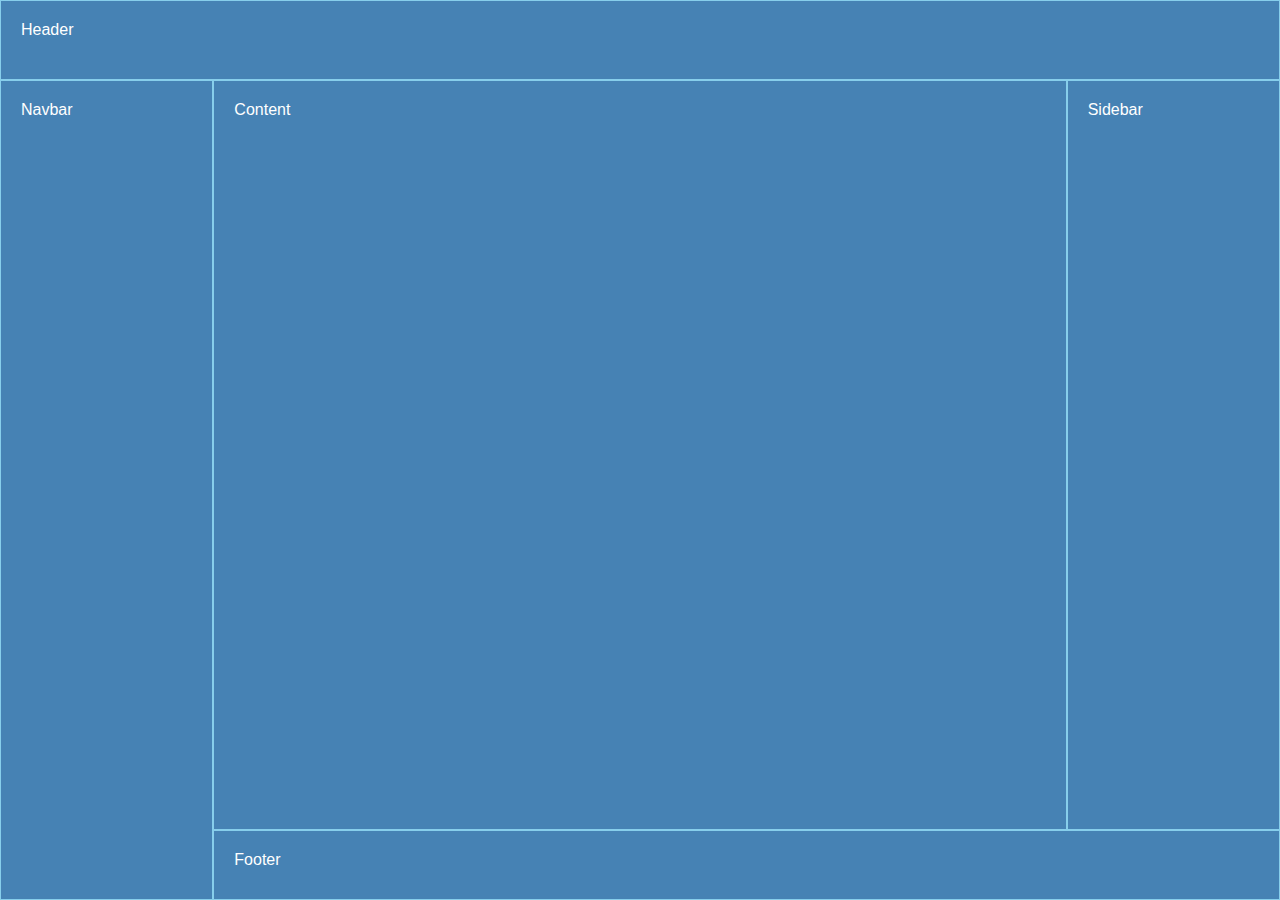
<file: grid-template-areas.html>
<!DOCTYPE html>
<html lang="en">
<head>
    <meta charset="UTF-8">
    <meta name="viewport" content="width=device-width, initial-scale=1.0">
    <link rel="stylesheet" href="grid-template-areas.css">
    <title>Grid Template Areas</title>
</head>
<body>
    <header>Header</header>
    <main>Content</main>
    <nav>Navbar</nav>
    <aside>Sidebar</aside>
    <footer>Footer</footer>
</body>
</html>
</file>
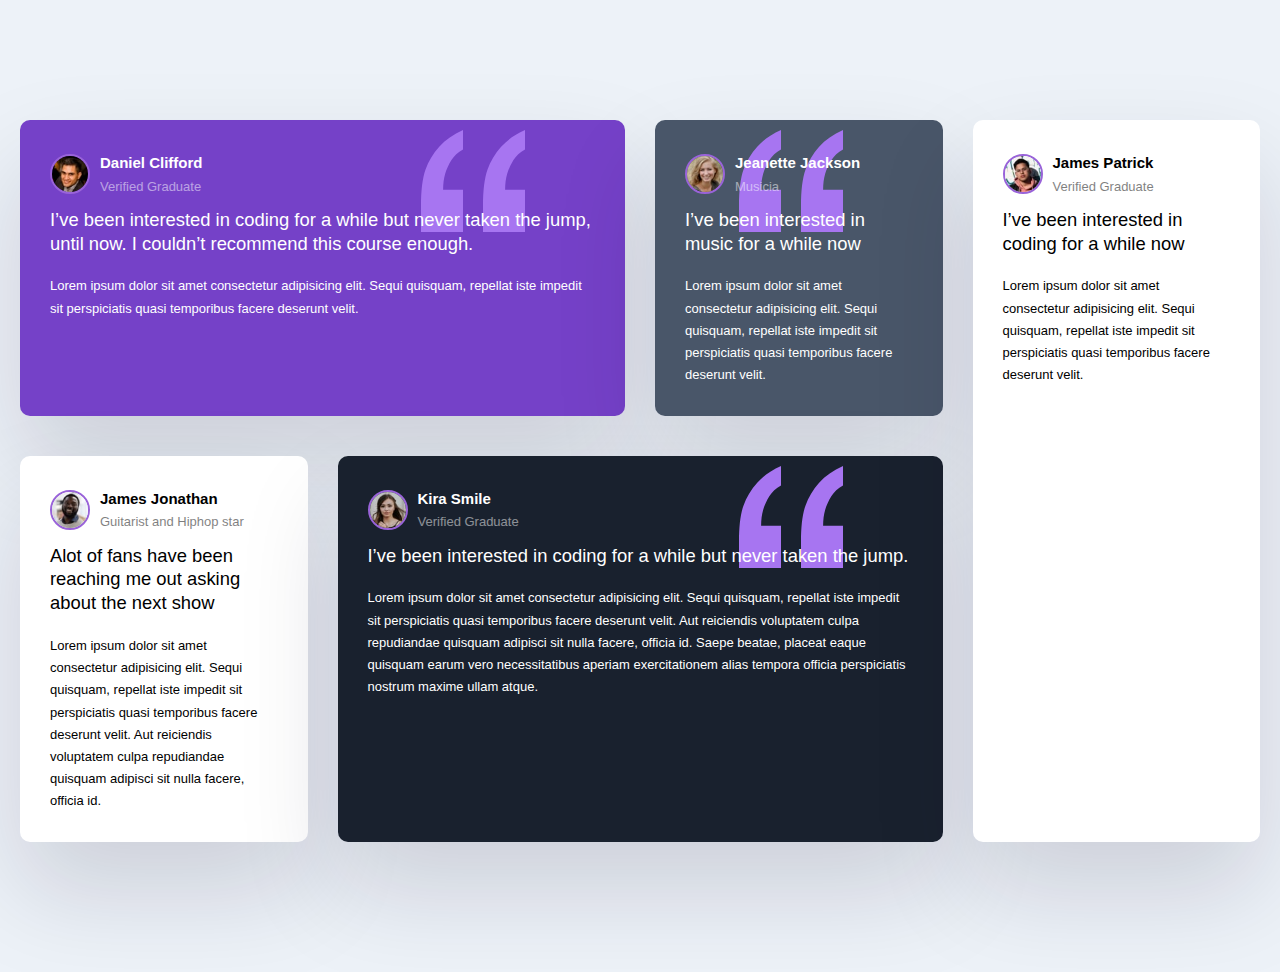
<file: testimonials.html>
<!DOCTYPE html>
<html lang="en">
<head>
    <meta charset="UTF-8">
    <meta name="viewport" content="width=device-width, initial-scale=1.0">
    <link rel="stylesheet" href="testimonials.css">
    <title>Testimonials</title>
</head>
<body>
    <div class="testimonials">
        <div class="card card--bg-purple">
            <header class="card__header">
                <img src="images/image-daniel.jpg" class="card__img" alt="">
                <div>
                    <h3>Daniel Clifford</h3>
                    <p>Verified Graduate</p>
                </div>
            </header>
            <p class="card__lead">
                I’ve been interested in coding for a while but never taken the jump, until now. I couldn’t recommend this course enough. 
            </p>
Lorem ipsum dolor sit amet consectetur adipisicing elit. Sequi quisquam, repellat iste impedit sit perspiciatis quasi temporibus facere deserunt velit.
            </p>
        </div>

        <div class="card card--bg-gray-blue">
            <header class="card__header">
                <img src="images/image-jeanette.jpg" class="card__img" alt="">
                <div>
                    <h3>Jeanette Jackson</h3>
                    <p>Musicia</p>
                </div>
            </header>
            <p class="card__lead">
                I’ve been interested in music for a while now
            </p>
Lorem ipsum dolor sit amet consectetur adipisicing elit. Sequi quisquam, repellat iste impedit sit perspiciatis quasi temporibus facere deserunt velit.
            </p>
        </div>

        <div class="card card--bg">
            <header class="card__header">
                <img src="images/image-jonathan.jpg" class="card__img" alt="">
                <div>
                    <h3>James Jonathan</h3>
                    <p>Guitarist and Hiphop star</p>
                </div>
            </header>
            <p class="card__lead">
                Alot of fans have been reaching me out asking about the next show            </p>
Lorem ipsum dolor sit amet consectetur adipisicing elit. Sequi quisquam, repellat iste impedit sit perspiciatis quasi temporibus facere deserunt velit. Aut reiciendis voluptatem culpa repudiandae quisquam adipisci sit nulla facere, officia id.
            </p>
        </div>

        <div class="card card--bg-black-blue">
            <header class="card__header">
                <img src="images/image-kira.jpg" class="card__img" alt="">
                <div>
                    <h3>Kira Smile</h3>
                    <p>Verified Graduate</p>
                </div>
            </header>
            <p class="card__lead">
                I’ve been interested in coding for a while but never taken the jump.
            </p>
Lorem ipsum dolor sit amet consectetur adipisicing elit. Sequi quisquam, repellat iste impedit sit perspiciatis quasi temporibus facere deserunt velit. Aut reiciendis voluptatem culpa repudiandae quisquam adipisci sit nulla facere, officia id.
 Saepe beatae, placeat eaque quisquam earum vero necessitatibus aperiam exercitationem alias tempora officia perspiciatis nostrum maxime ullam atque.
            </p>
        </div>

        <div class="card card--bg">
            <header class="card__header">
                <img src="images/image-patrick.jpg" class="card__img" alt="">
                <div>
                    <h3>James Patrick</h3>
                    <p>Verified Graduate</p>
                </div>
            </header>
            <p class="card__lead">
                I’ve been interested in coding for a while now
            </p>
Lorem ipsum dolor sit amet consectetur adipisicing elit. Sequi quisquam, repellat iste impedit sit perspiciatis quasi temporibus facere deserunt velit. 
            </p>
        </div>

    
    </div>
</body>
</html>
</file>
<file: grid-template-areas.css>
*{
    box-sizing: border-box;
    padding: 0;
    margin:0;

}
body {
    font-family: 'Open Sans', sans-serif;
    font-size: 16px;
    height: 100vh;

    display: grid;
    grid-template-areas: 
    'header header header'
    'nav content sidebar'
    'nav footer footer';
    grid-template-columns: 1fr 4fr 1fr;
    grid-template-rows: 80px 1fr 70px ;
}
header,footer,main,aside,nav{
    background-color: steelblue;
    color: #fff;
    padding: 20px;
    border: skyblue solid 1px;
}
header{
    grid-area: header;
}
nav{
    grid-area:nav;
}
main{
    grid-area: content;
}
aside{
    grid-area: sidebar;
}
footer{
    grid-area:footer;
}
</file>
<file: testimonials.css>
@import url('https://fonts.googleapis.com/css2?family=Barlow:ital,wght@0,100;0,200;0,300;0,400;0,500;0,600;0,700;0,800;0,900;1,100;1,200;1,300;1,400;1,500;1,600;1,700;1,800;1,900&display=swap');

*{
    box-sizing: border-box;
    margin: 0;
    padding:0;
}
body{
    font-family: 'Barlow Semi Condensed', sans-serif;
    background: #edf2f8;
    line-height: 1.7;
    font-size: 13px;
}

.testimonials{
    max-width: 1440px;
    margin: 100px auto;
    padding: 20px;
    display: grid;
    grid-template-columns: repeat(4 ,1fr);
    gap: 30px;
}
.card:nth-of-type(1){
    grid-column: 1 / 3;
}
.card:nth-of-type(4){
    grid-column: 2 / 4;
    grid-row: 2 / 3;
}
.card:nth-of-type(5){
    grid-column: 4;
    grid-row: 1 / 3;
}

.card{
    background-color: #fff;
    border-radius: 10px;
    padding:30px;
    box-shadow: rgba(17, 12, 46, 0.15) 0 48px 100px 0;
    margin-bottom: 10px;
}

.card__header{
    display: flex;
    gap: 10px;
    align-items: center;
    margin-bottom: 10px;
}
.card__header h3{
    font-size:15px;
}
.card__header p{
    opacity: 50%;
}

.card__img{
    width: 40px;
    height: 40px;
    border-radius: 50%;
    border: 2px solid #9963d9;
}

.card__lead{
    font-size: 1.15rem;
    font-weight: 500;
    line-height:1.3;
    margin-bottom:20px;
}
.card__quote{
    font-size: 15px;
    font-weight: 500;
    line-height:1.4;
    opacity: 70%;
}
.card--bg-purple{
    background-color: hsl(263, 55%, 52%);
    color: #fff;
    background-image: url('images/bg-pattern-quotation.svg');
    background-repeat: no-repeat;
    background-position: top 10px right 100px;
}
.card--bg-gray-blue{
    background-color: hsl(217, 18%, 35%);
    color: #fff;
    background-image: url('images/bg-pattern-quotation.svg');
    background-repeat: no-repeat;
    background-position: top 10px right 100px;
}
.card--bg-black-blue{
    background-color: hsl(219, 29%, 14%);
    color: #fff;
    background-image: url('images/bg-pattern-quotation.svg');
    background-repeat: no-repeat;
    background-position: top 10px right 100px;
}

footer{
    text-align: center;
}
@media(max-width:768px){
    .testimonials{
        grid-template-columns: 1fr;
        width: 100%;
        /* grid-row: 1; */
    }
    .card:nth-of-type(1){
        grid-column: 1;
    }
    .card:nth-of-type(4){
        grid-column: 1;
        grid-row: 4;
    }
    .card:nth-of-type(5){
        grid-column: 1;
        grid-row: 5;
    }
}
</file>
